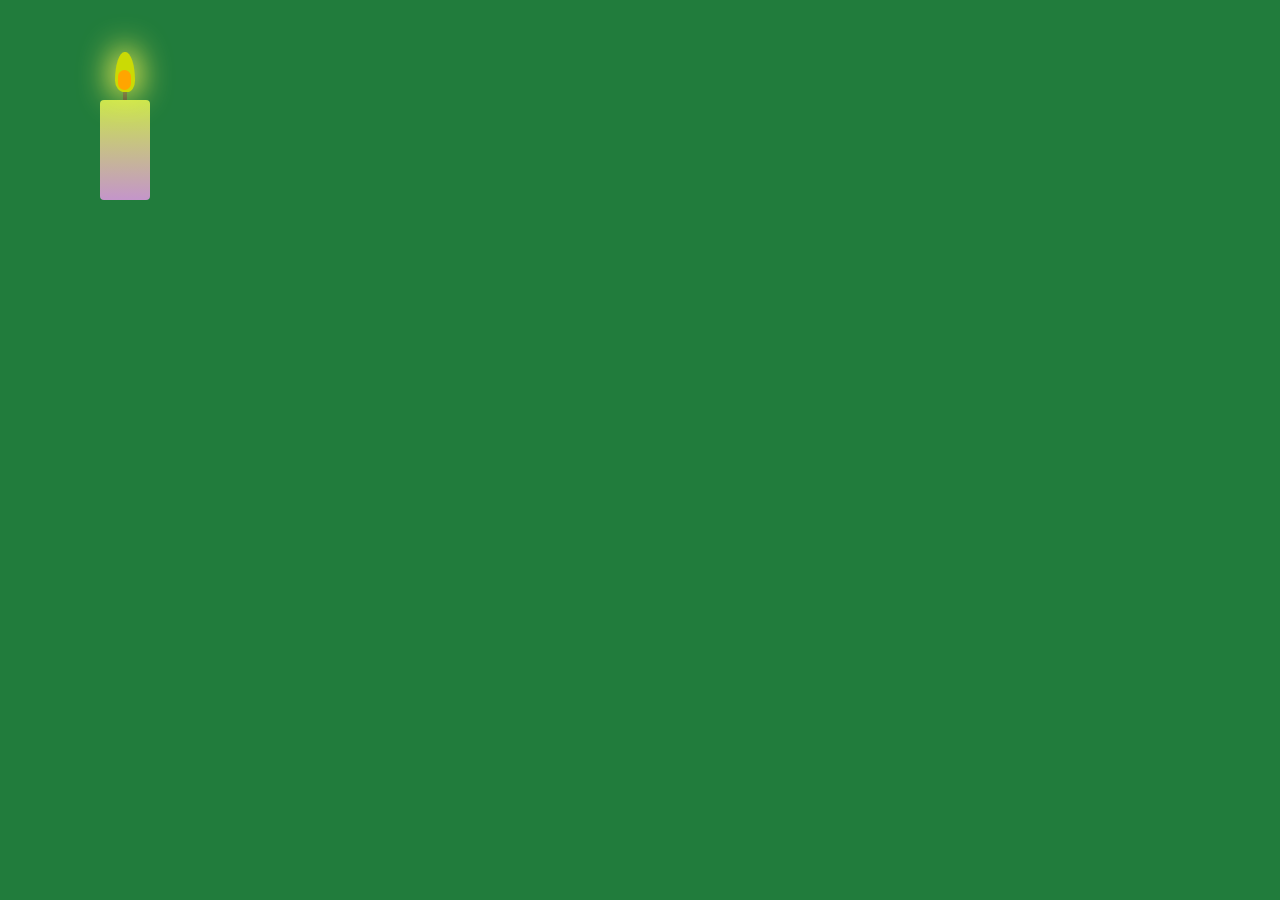
<file: Candle/index.html>
<!DOCTYPE html>
<html lang="en">
  <head>
    <title>Candle</title>
    <style>
        body{
            margin:0;
            padding: 0;
            background: #217c3c;
        }
        .candle{
            position: absolute;
            width: 50px;
            height: 100px;
            margin-left: 100px;
            margin-top: 100px;
            background: #d5e4d8;
            border-radius: 4px 4px 4px 4px ;
            background: linear-gradient(to bottom, #c9e64c 0%, #c495ca 100%);
        }
        
        .thread{
            position:absolute;
            top: -15px;
            left: 23px;
            width: 4px;
            height: 15px;
            background: #3a3838;
            
        }
        
        .flame{
            position: absolute;
            width: 20px;
            height: 40px;
            background: #cbda05;
            top: -48px;
            left: 15px;
            border-radius: 10px 10px 8px / 30px 30px 12px 12px;
            animation: direction 10s linear infinite;
            box-shadow: 0px 0px 30px 6px rgba(241, 239, 80, 0.99);
        }
        .flame-inside{
          position: absolute;
          width: 13px;
          height: 20px;
          background: orange;
          top: -30px;
          left: 18px;
          border-radius:100px 100px 100px ;
        }
        
        @keyframes direction{
            0%,30%,40%,80%,90%{
                border-radius: 3px 12px 10px 10px / 20px 20px;
            }
            10%,35%,45%,67%,90%{
                border-radius: 12px 3px 10px 10px / 20px 20px;
            }
        }
    </style>
  </head>
  <body>
    <div class="candle">
      <div class="thread"></div>
      <div class="flame"></div>
      <div class="flame-inside"></div>
    </div>
  </body>
</html>
</file>
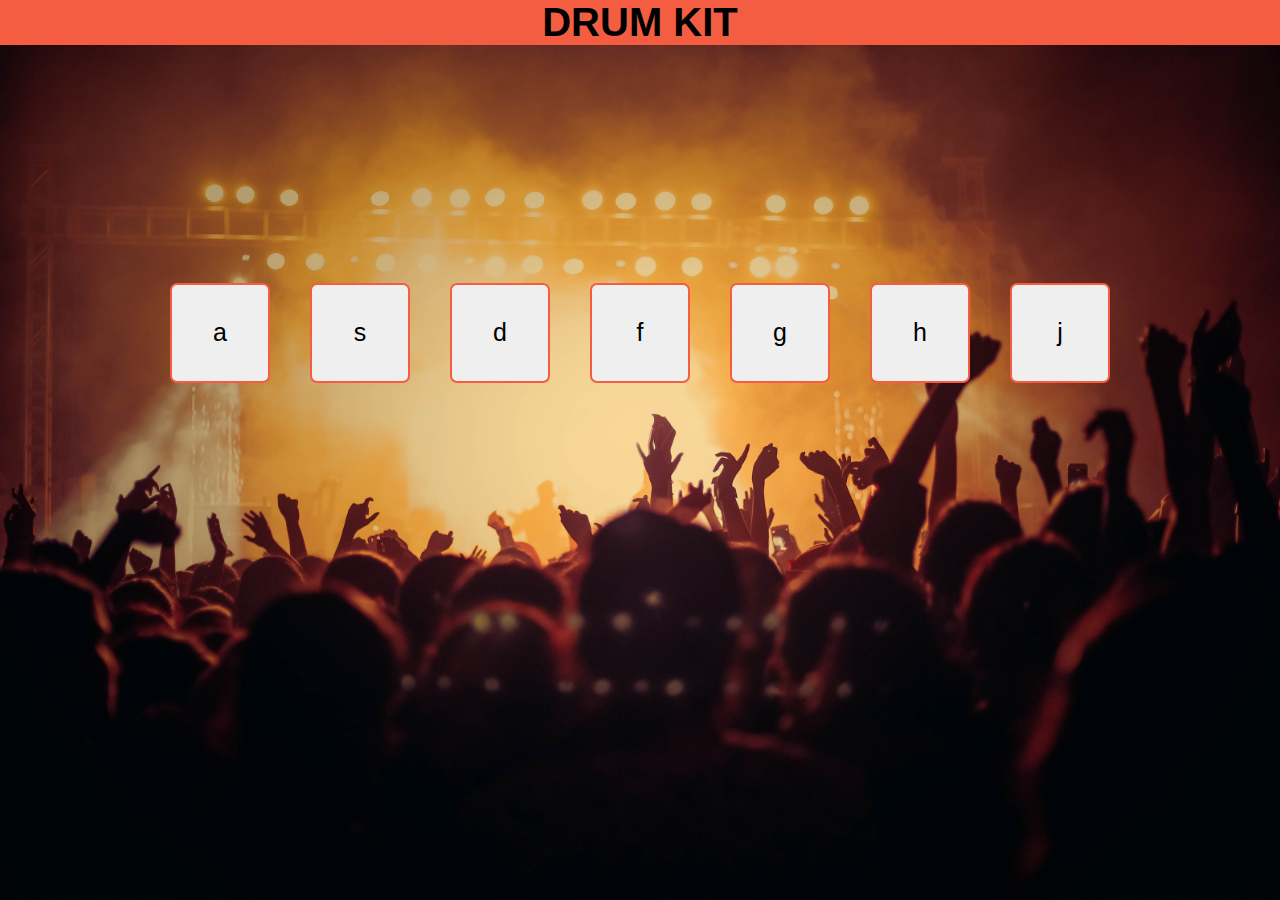
<file: Drumkit/index.html>
<!DOCTYPE html>
<html lang="en">
<head>
    <meta charset="UTF-8">
    <meta http-equiv="X-UA-Compatible" content="IE=edge">
    <meta name="viewport" content="width=device-width, initial-scale=1.0">
    <title>Drum Kit</title>
    <link rel="stylesheet" href="style.css">
</head>
<body>
    <div class="head">
        <h1>DRUM KIT</h1>
    </div>
    <div class="container">
    <div class="keys">
        <button class="a key all">a</button>
        <button class="s key all">s</button>
        <button class="d key all">d</button>
        <button class="f key all">f</button>
        <button class="g key all">g</button>
        <button class="h key all">h</button>
        <button class="j key all">j</button>
    </div></div>
    <script src="script.js"></script>
</body>
</html>
</file>
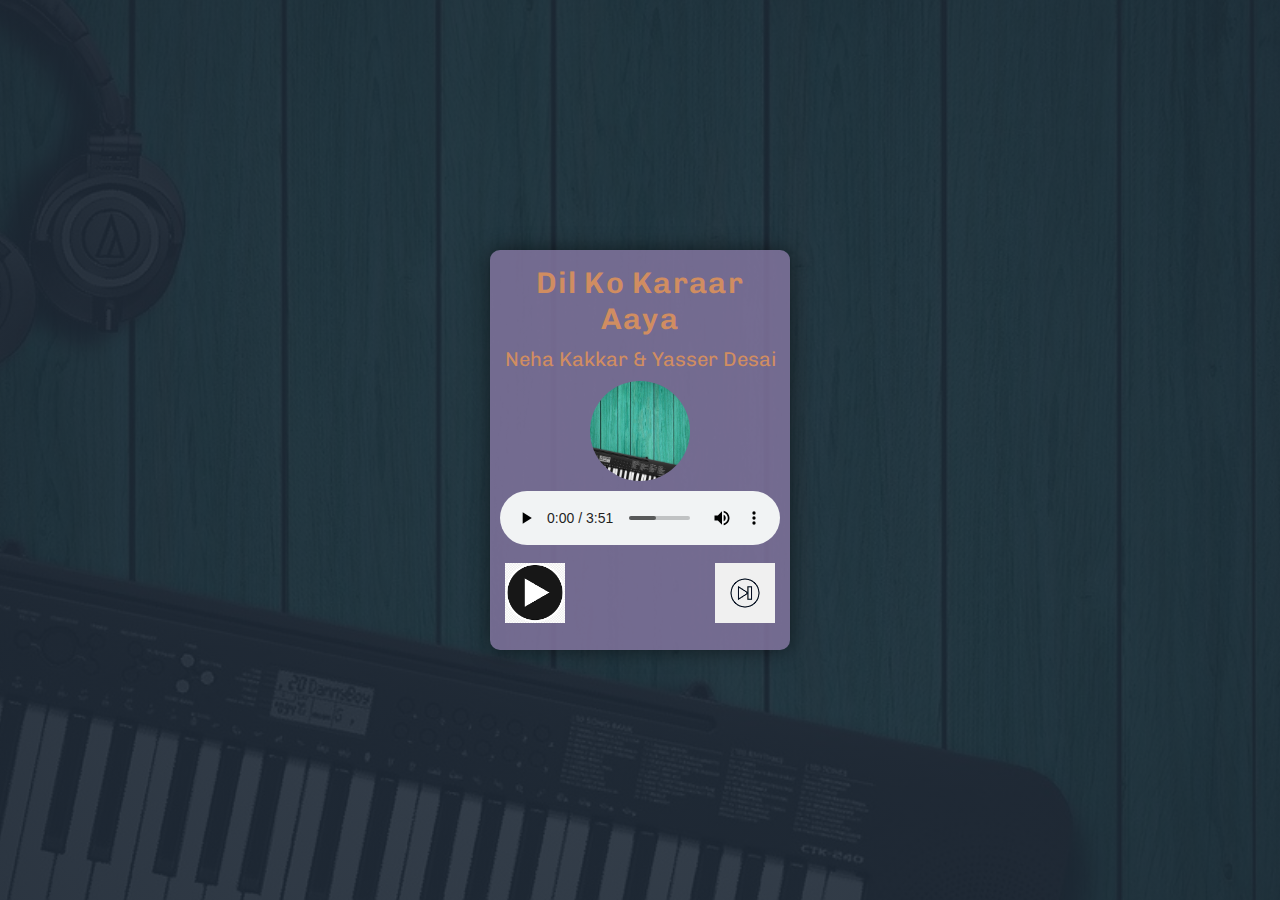
<file: Music_Player/index.html>
<!DOCTYPE html>
<html lang="en">

<head>
    <meta charset="UTF-8">
    <meta http-equiv="X-UA-Compatible" content="IE=edge">
    <meta name="viewport" content="width=device-width, initial-scale=1.0">
    <title>Music Player</title>
    <link rel="stylesheet" href="style.css">
</head>


<body>
    <div class="music-box">
        <h1 id="heading">Dil Ko Karaar Aaya</h1>
        <h4 id="sub-heading">Neha Kakkar & Yasser Desai</h3>
        <div class="song-img">
            <img src="pic2.jpg" alt="pic" id="song-img">
        </div>
        <audio controls id="audio">
            <source src="audio1.mp3" type="audio/mp3">
        </audio>
        <div class="controls">
            <div class="play">
                <img src="play.png" alt="" id="play">
            </div>
            <div class="next">
                <img src="next.png" alt="" id="next">
            </div>
        </div>
    </div>
    

    <script src="script.js"></script>
</body>
</html>
</file>
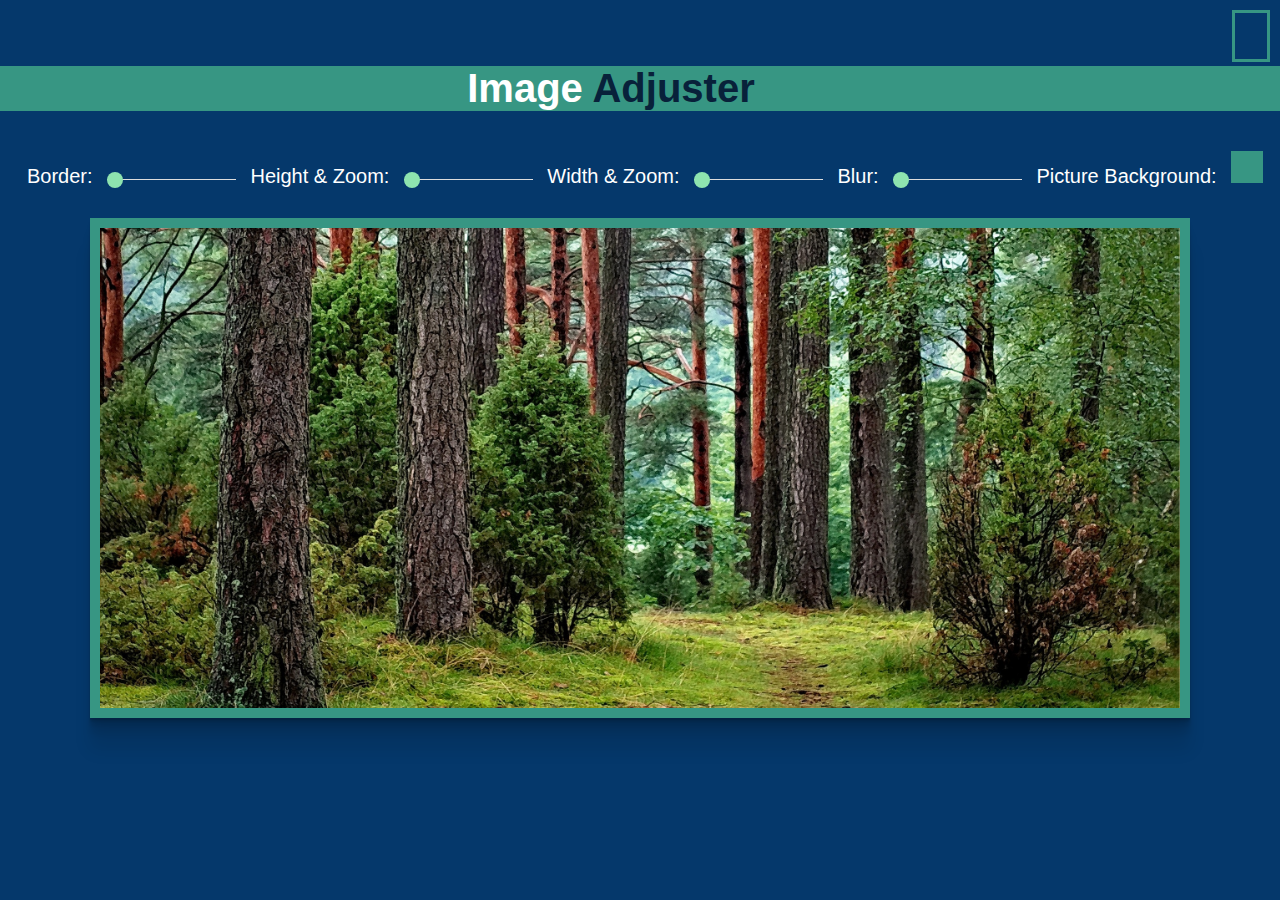
<file: Slider/index.html>
<!DOCTYPE html>
<html lang="en">
<head>
    <meta charset="UTF-8">
    <meta http-equiv="X-UA-Compatible" content="IE=edge">
    <meta name="viewport" content="width=device-width, initial-scale=1.0">
    <link rel="stylesheet" href="style.css">
    <title>Image Adjuster</title>
</head><body>
    <div class="bg">
        <input type="color" name="bgcolor" value="#05386b">
    </div>
    <br><br>
    <center><h1>Image <span>Adjuster</span></h1>
    <div class="control">
        <label for="padding">Border:</label>
        <input type="range" min="10" max="100" value="0" name="padding" data-sizing="px">
        <label for="height">Height & Zoom:</label>
        <input type="range" min="500" max="520" value="50" name="height" data-sizing="px">
        <label for="width">Width & Zoom:</label>
        <input type="range" min="1100" max="1500" value="50" name="width" data-sizing="px">
        <label for="blur">Blur:</label>
        <input type="range" min="0" max="10" value="0" name="blur" data-sizing="px">
        <label for="background">Picture Background:</label>
        <input type="color" name="background" value="#379683">
    </div>
    <div class="image">
        <img src="pexels-pixabay-302804.jpg" alt="" srcset="">
    </div></center>
    <script src="script.js"></script>
</body>
</html>
</file>
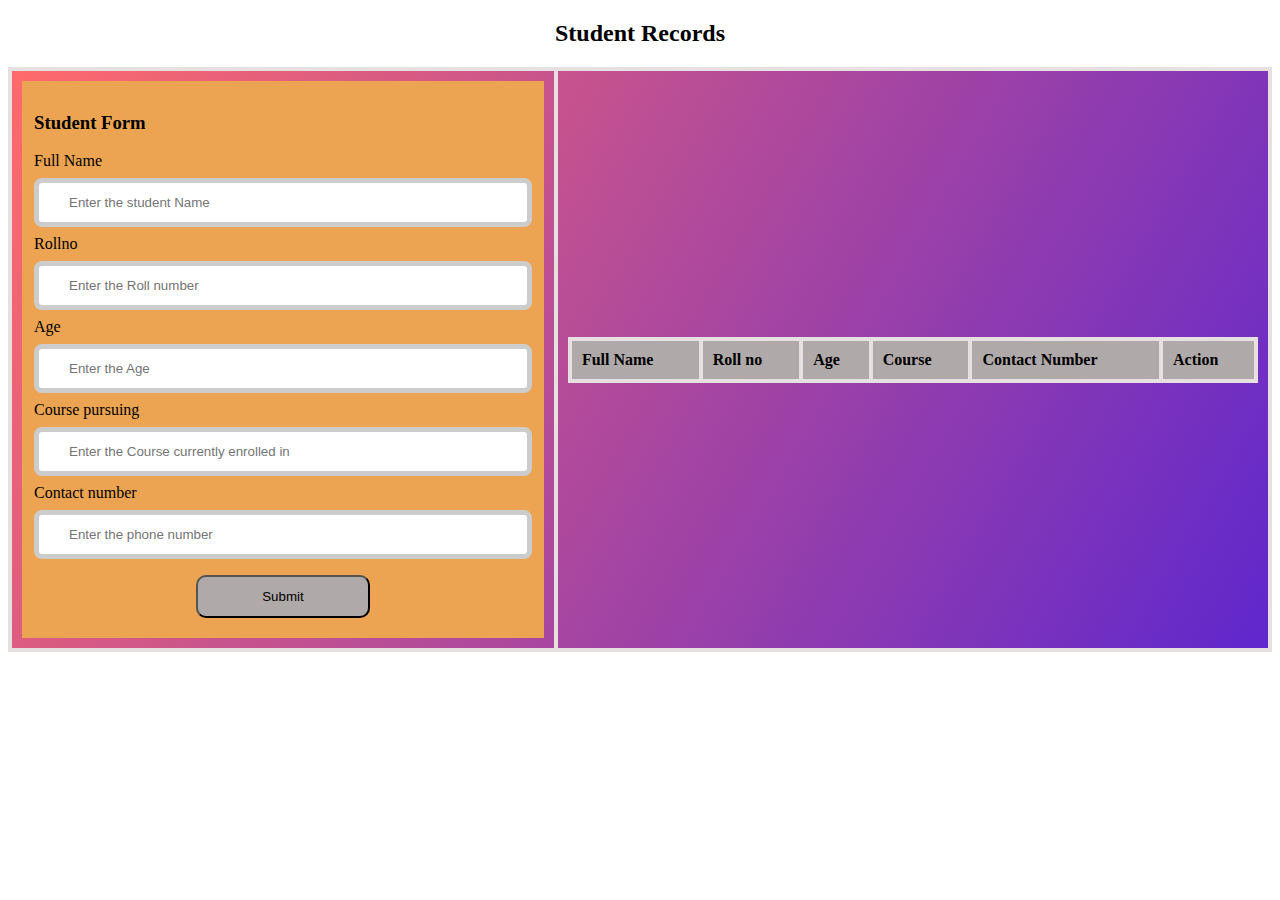
<file: Student_Management_System/index.html>
<!DOCTYPE html>
<html lang="en">
<head>
    <meta charset="UTF-8">
    <meta http-equiv="X-UA-Compatible" content="IE=edge">
    <meta name="viewport" content="width=device-width, initial-scale=1.0">
    
    <title>Student Management System</title>
    
    <link rel="stylesheet" href="style.css">
</head>
<body>
	<CENTER><h2>Student Records</h2></CENTER>
   
    <table>
        <tr>
            <td>
                <form onsubmit="event.preventDefault();onFormSubmit();" autocomplete="off">
                	<h3>Student Form</h3>
                    <div>
                        <label>Full Name</label>
                        <label class="validation-error hide" id="userNamevalidationError">Required</label>
                        <input type="text" name="userName" id="userName" placeholder="Enter the student Name">
                    </div>
                    <div>
                        <label>Rollno</label>
                        <label class="validation-error hide" id="rollNovalidationError" >Required</label>
                        <input type="number" name="rollNo" id="rollNo" placeholder="Enter the Roll number">
                    </div>
                    <div>
                        <label>Age</label>
                        <label class="validation-error hide" id="agevalidationError">Required</label>
                        <input type="number" name="age" id="age" placeholder="Enter the Age">
                    </div>
                    <div>
                        <label>Course pursuing</label>
                        <label class="validation-error hide" id="CoursevalidationError">Required</label>
                        <input type="text" name="course" id="course" placeholder="Enter the Course currently enrolled in">
                    </div>
                    <div>
                        <label>Contact number</label>
                        <label class="validation-error hide" id="ContactvalidationError">Required</label>
                        <input type="number" name="cn" id="cn" placeholder="Enter the phone number">
                    </div>
                    
                    <div class="form-action-buttons">
                        <input type="submit" value="Submit">
                    </div>
                </form>
            </td>
            <td>
                <table class="list" id="stdlist" style="background-color:  #eca452;;">
                    <thead>
                        <tr>
                            <th>Full Name</th>
                            <th>Roll no</th>
                            <th>Age</th>
                            <th>Course</th>
                            <th>Contact Number</th>
                            <th>Action</th>
                        </tr>
                    </thead>
                   
                    <tbody>
                    </tbody>
                </table>
            </td>
        </tr>
    </table>
    <script src="script.js"></script>
</body>
</html>
</file>
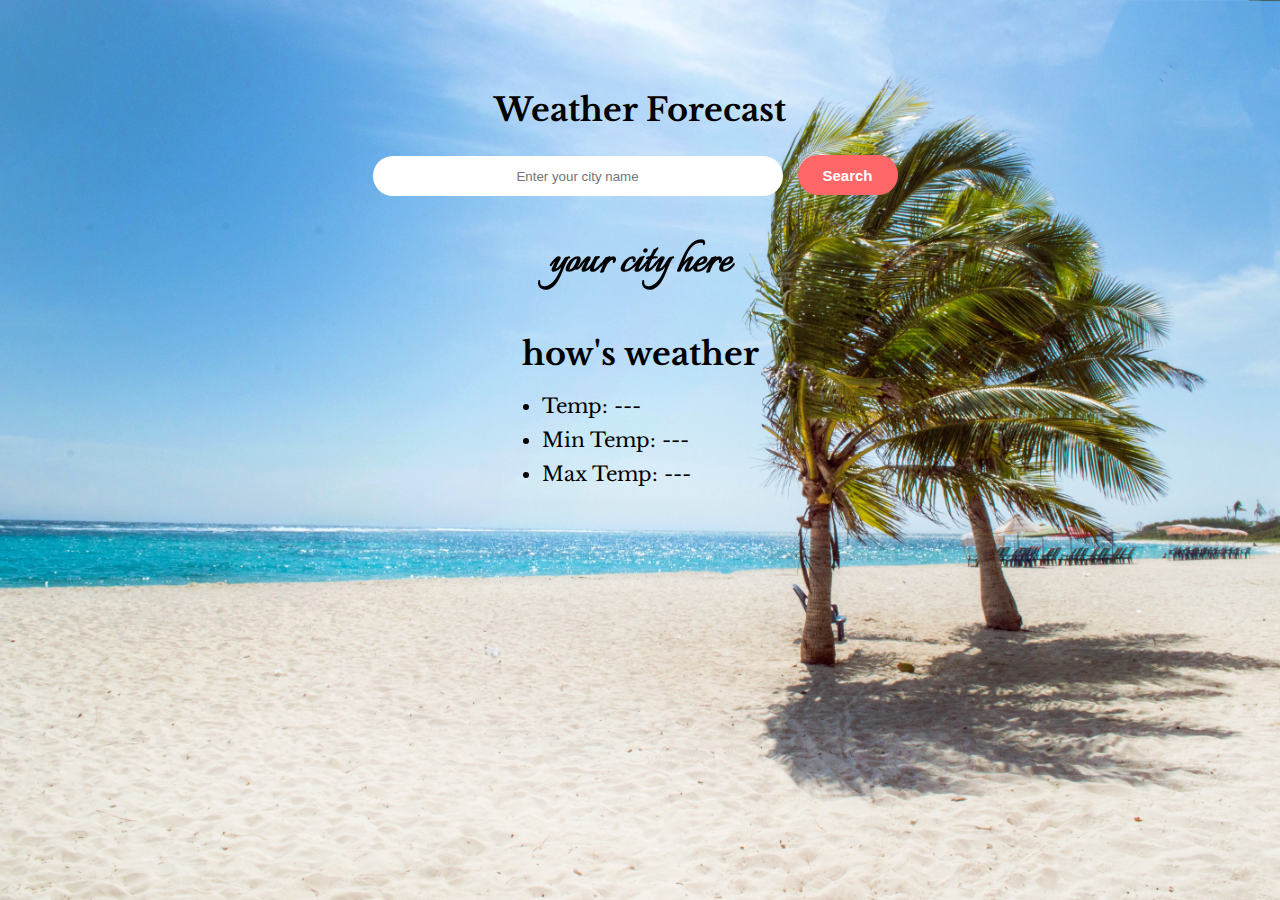
<file: Weather/index.html>
<!DOCTYPE html>
<html lang="en">

<head>
    <meta charset="UTF-8">
    <meta http-equiv="X-UA-Compatible" content="IE=edge">
    <meta name="viewport" content="width=device-width, initial-scale=1.0">
    <title>Weather App</title>

    <!-- Google Fonts Link -->
    <link rel="preconnect" href="https://fonts.googleapis.com">
    <link rel="preconnect" href="https://fonts.gstatic.com" crossorigin>
    <link href="https://fonts.googleapis.com/css2?family=Libre+Baskerville:ital,wght@0,400;0,700;1,400&display=swap"
        rel="stylesheet">
    <!-- second font -->
    <link rel="preconnect" href="https://fonts.googleapis.com">
    <link rel="preconnect" href="https://fonts.gstatic.com" crossorigin>
    <link href="https://fonts.googleapis.com/css2?family=Italianno&display=swap" rel="stylesheet">
    <!-- CSS linked -->
    <link rel="stylesheet" href="style.css">
</head>

<body class="text-center">
    <main>
        <h1 class="banner">Weather Forecast</h1>
        <div class="form-group">
            <input type="text" id="city-input" placeholder="Enter your city name">
            <button type="button" onclick="searchCity()" class="btn">Search</button>
        </div>

        <div id="weather-output">
            <div class="card">
                <div class="card-header">
                    <h4 id="city-name">your city here</h4>
                </div>
                <div class="card-body">
                    <h1 id="weather-type">how's weather</h1>
                    <ul class="list">
                        <li>Temp: <span id="temp">---</span></li>
                        <li>Min Temp: <span id="min-temp">---</span></li>
                        <li>Max Temp: <span id="max-temp">---</span></li>
                    </ul>
                </div>
            </div>
        </div>
    </main>
</body>
<script src="script.js"></script>

</html>
</file>
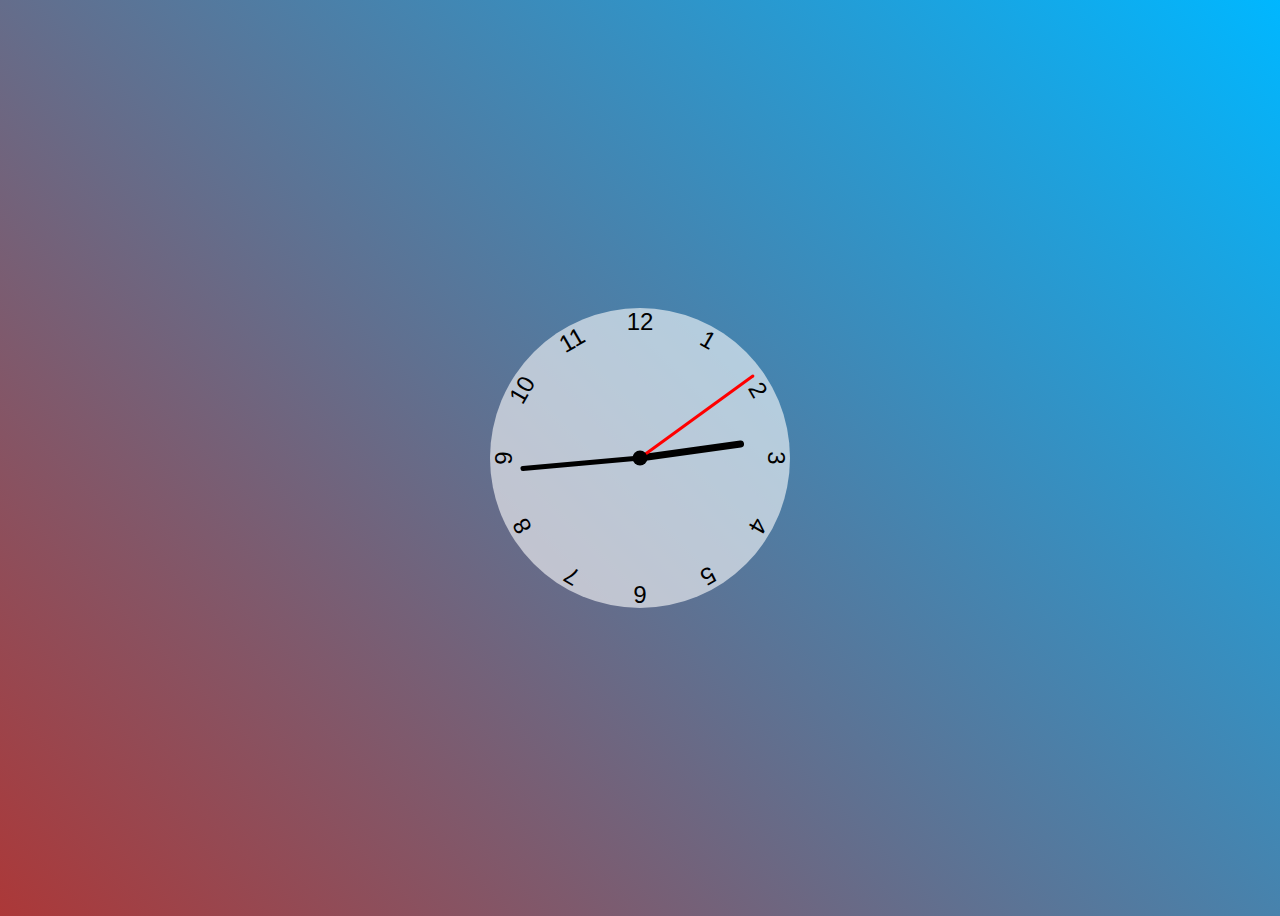
<file: Clock/clock.html>
<!DOCTYPE html>
<html lang="en">
<head>
    <meta charset="UTF-8">
    <meta http-equiv="X-UA-Compatible" content="IE=edge">
    <meta name="viewport" content="width=device-width, initial-scale=1.0">
    <link rel="stylesheet" href="clock.css">
    <title>Clock</title>
</head>
<body>
    <div class="clock">
        <div class="hr hn" data-hr>

        </div>
        <div class="mn hn" data-mn>
            
        </div>
        <div class="sc hn" data-sec>
            
        </div>
        <div class="num num1">1</div>
        <div class="num num2">2</div>
        <div class="num num3">3</div>
        <div class="num num4">4</div>
        <div class="num num5">5</div>
        <div class="num num6">6</div>
        <div class="num num7">7</div>
        <div class="num num8">8</div>
        <div class="num num9">9</div>
        <div class="num num10">10</div>
        <div class="num num11">11</div>
        <div class="num num12">12</div>
    </div>
    <script src="clock.js"></script>
</body>
</html>
</file>
<file: Drumkit/style.css>
*{
    margin: 0;
    padding: 0;
    box-sizing: border-box;
    font-family: Impact, Haettenschweiler, 'Arial Narrow Bold', sans-serif;
}
.head{
    text-align: center;
    font-size: 20px;
    justify-content: center;
    background-color: #f55d42;
}
body{
    display: block;
    justify-content: center;
    align-items: center;
    min-height: 100vh;
    overflow: hidden;
    background-image: url(pexels-vishnu-r-nair-1105666.jpg);
    background-position: center;
    background-size: cover;
}
.container
{
    margin-top: 17%;
}
.keys{
    display: flex;
    justify-content: center;
    align-items: center;
}
.key{
    font-size: 25px;
    margin: 20px;
    width: 100px;
    height: 100px;
    border-radius: 10px;
    outline: none;
    border: 2px solid #f55d42;
    border-radius: 7px;
}
.animation {
    transform: scale(1.2);
    background-color: rgb(227, 237, 238);
    outline: none;
    border:20px #f55d42;
    box-shadow: 0 0 20px #ad1f06
}
</file>
<file: Music_Player/style.css>
@import url('https://fonts.googleapis.com/css2?family=Chivo:wght@300;400;700;900&family=Chonburi&display=swap');

* {
    margin: 0;
    padding: 0;
    box-sizing: border-box;
}

body {
    font-family: 'Chivo', sans-serif;
    height: 100vh;
    width: 100vw;
    background-image: linear-gradient(rgba(30, 41, 54, 0.9), rgba(30, 41, 54, 0.9)), url('pic2.jpg');
    background-size: cover;
    background-position: center;
    display: flex;
    justify-content: center;
    align-items: center;
}

.music-box {
    width: 300px;
    min-height: 400px;
    background:rgba(135, 120, 164, 0.808);
    padding: 10px;
    text-align: center;
    box-shadow: 0px 0px 20px 0px rgba(0, 0, 0, 0.5);
    border-radius: 10px;
    display: flex;
    justify-content: space-around;
    flex-direction: column;
}

.music-box h1 {
    font-size: 30px;
    font-weight: 600;
    letter-spacing: 1.3px;
    color: #d08d61;
}

.music-box h4 {
    font-size: 20px;
    font-weight: 400;
    color: #d08d61;
}

.music-box .song-img {
    display: flex;
    justify-content: center;
    align-items: center;
}

.music-box .song-img img {
    height: 100px;
    width: 100px;
    object-fit: cover;
    border-radius: 55%;
}

.music-box audio {
    width: 100%;
    outline: none;
}

.music-box .controls {
    width: 100%;
    height: 80px;
    display: flex;
    justify-content: space-between;
    align-items: center;
    padding: 5px;
}

.music-box .controls img {
    width: 60px;
    cursor: pointer;
}

@media (max-width: 500px) {
    .music-box{
        width: 250px;
    }
}
</file>
<file: Slider/style.css>
*{
    margin: 0;
    padding: 0;
    box-sizing: border-box;
}
body{
    font-family: 'Trebuchet MS', 'Lucida Sans Unicode', 'Lucida Grande', 'Lucida Sans', Arial, sans-serif;
    justify-content: center;
    background-color: var(--bgcolor);
    color: white;
}
body,html{
    height: 100%;
}
.parallax {
  background-image: url('pexels-maxime-francis-2246476.jpg');
  height: 100%; 
  background-attachment: fixed;
  background-position: center;
  background-repeat: no-repeat;
  background-size: cover;
}
span{
    color:#08213a;
}
.bg{
    border: 3px solid #379683;;
    float: right;
    margin: 10px;
}
:root{
    --padding:10px;
    --background:#379683;
    --height:500px;
    --width:1100px;
    --blur:0px;
    --bgcolor:#05386b;
}
input[type=range]{
    -webkit-appearance: none;
}

input[type=range]::-webkit-slider-runnable-track {
    width: 300px;
    height: 1px;
    background: #ddd;
    margin-top: -7px;
}

input[type=range]::-webkit-slider-thumb {
    -webkit-appearance: none;
    border: none;
    height: 16px;
    width: 16px;
    border-radius: 50%;
    background: #8ee4af;
    margin-top: -7px;
}

input[type=range]:focus {
    outline: none;
}

input[type=range]:focus::-webkit-slider-runnable-track {
    background: #ccc;
}
input[type="color"] {
	-webkit-appearance: none;
	border: none;
	width: 32px;
	height: 32px;
    margin-top:10px;
}
input[type="color"]::-webkit-color-swatch-wrapper {
	padding: 0;
}
input[type="color"]::-webkit-color-swatch {
	border: none;
}
h1{
    background-color: #379683;
    font-size: 40px;
    
}
.control input label{
    margin-right: 10px;
}
.control label{
    font-size: 20px;
    margin: 10px;
}
.image,.control,h1{
    margin-top: 30px;
}
.pg1 img{
    min-height: 500px;
    background-attachment: fixed;
    background-position: center;
    background-repeat: no-repeat;
    background-size: cover;
}
.image{
    height: 100%;
}
.image img{
     box-shadow: 0 2px 1px rgba(0,0,0,0.09), 
              0 4px 2px rgba(0,0,0,0.09), 
              0 8px 4px rgba(0,0,0,0.09), 
              0 16px 8px rgba(0,0,0,0.09),
              0 32px 16px rgba(0,0,0,0.09);
    background-color: var(--background);
    padding:var(--padding);
    width: var(--width);
    height: var(--height);
    object-fit: cover;
    filter: blur(var(--blur));
}
</file>
<file: Student_Management_System/style.css>
body > table{
    width: 100%;
    background-image:linear-gradient(120deg,#ff6b6b,#5f27cd);
}
table{
    border-collapse: collapse;
    text-align: center;
}
td, th {
    border: 4px solid #e6e0e0;
    text-align: left;
    padding: 10px;
}
tr:nth-child(even),table.list thead>tr {
    background-color: #afa9a9;
}
input[type=text], input[type=number] {
    width: 100%;
    padding: 12px 30px;
    margin: 8px 0;
    display: inline-block;
    border: 5px solid #ccc;
    border-radius: 8px;
    box-sizing: border-box;
}
input[type=submit]{
    width: 35%;
    background-color: #afa9a9;
    color: rgb(0, 0, 0);
    padding: 12px 30px;
    margin: 8px 0;
    border-radius: 10px;
    cursor: pointer;
}
table.list{
    width:100%;
    text-align: center;
}
table.list td{
    text-align: center;
}

form{
    background-color: #eca452;
    padding: 12px;
}
a{
    cursor: pointer;
    text-decoration: underline;
    color: #e62626;
    margin-right: 5px;
}
label.validation-error{
    color:   red;
    margin-left: 50%;
}
form div.form-action-buttons{
    text-align: center;
}

.hide{
    display:none;
}
</file>
<file: Weather/style.css>
* {
  margin: 0;
  padding: 0;
}

body {
  background-image: url("images/bg.jpg");
  overflow: hidden;
  background-repeat: no-repeat;
  background-position: top center;
  background-size: cover;
  display: -webkit-box;
  display: -ms-flexbox;
  display: flex;
  -webkit-box-pack: center;
      -ms-flex-pack: center;
          justify-content: center;
  -webkit-box-align: center;
      -ms-flex-align: center;
          align-items: center;
  width: 100%;
  height: 100vh;
  font-family: "Libre Baskerville", serif;
}

body main {
  width: 50%;
  height: 80%;
  display: -webkit-box;
  display: -ms-flexbox;
  display: flex;
  -webkit-box-align: center;
      -ms-flex-align: center;
          align-items: center;
  -webkit-box-orient: vertical;
  -webkit-box-direction: normal;
      -ms-flex-direction: column;
          flex-direction: column;
}

body main .form-group {
  margin: 25px;
}

body main .form-group input {
  width: 400px;
  height: 30px;
  padding: 5px;
  border-radius: 20px;
  text-align: center;
  border: none;
}

body main .form-group .btn {
  border: none;
  color: white;
  background-color: #fd6767;
  font-weight: bold;
  font-size: 15px;
  width: 100px;
  height: 40px;
  margin: 0 10px;
  border-radius: 20px;
  -webkit-transition: all 0.5s;
  transition: all 0.5s;
}

body main .form-group .btn:hover {
  cursor: pointer;
  background-color: red;
  font-size: 17px;
}

body main #weather-output {
  margin: 10px;
}

body main #weather-output .card .card-header {
  text-align: center;
}

body main #weather-output .card .card-header #city-name {
  font-family: "Italianno", cursive;
  font-size: 50px;
}

body main #weather-output .card .card-body {
  margin-top: 40px;
}

body main #weather-output .card .card-body .weather-type {
  margin: 10px;
}

body main #weather-output .card .card-body .list {
  padding: 10px;
}

body main #weather-output .card .card-body .list li {
  font-size: 20px;
  margin: 10px;
}
/*# sourceMappingURL=style.css.map */
</file>
<file: Clock/clock.css>
*,*::after,*::before{
    box-sizing: border-box;
    font-family: 'Franklin Gothic Medium', 'Arial Narrow', Arial, sans-serif;
}
body{
    background: linear-gradient(45deg,rgb(172, 56, 56),rgb(0, 183, 255));
    display: flex;
    justify-content: center;
    align-items: center;
    min-height: 100vh;
    overflow: hidden;
}
.clock
{
    width: 300px;
    height: 300px;
    background-color: rgba(255,255,255,0.6);
    border-radius: 50%;
    position: relative;
}
.clock .num{
    --rotation:0;
    font-size: 1.5rem;
    position: absolute;
    width: 100%;
    height: 100%;
    text-align: center;
    transform: rotate(var(--rotation));
}
.clock .num1
{
    --rotation:30deg;
}
.clock .num2
{
    --rotation:60deg;
}
.clock .num3
{
    --rotation:90deg;
}
.clock .num4
{
    --rotation:120deg;
}
.clock .num5
{
    --rotation:150deg;
}
.clock .num6
{
    --rotation:180deg;
}
.clock .num7
{
    --rotation:210deg;
}
.clock .num8
{
    --rotation:240deg;
}
.clock .num9
{
    --rotation:270deg;
}
.clock .num10
{
    --rotation:300deg;
}
.clock .num11
{
    --rotation:330deg;
}
.clock .hn{
    --rotation:0;
    position: absolute;
    bottom: 50%;
    left: 50%;
    background-color: black;
    transform: translateX(-50%) rotate(calc(var(--rotation)*1deg)); 
    transform-origin: bottom;
    border-top-left-radius: 10px;
    border-top-right-radius: 10px;
    z-index: 10;
}
.clock .sc{
    width: 3px;
    height: 47%;
    background-color: red;
}
.clock .mn{
    width: 5px;
    height: 40%;
    background-color: black;
}
.clock .hr{
    width: 7px;
    height: 35%;
    background-color: black;
}
.clock::after
{
    content: '';
    position: absolute;
    background-color: black;
    border-radius: 50%;
    z-index: 11;
    width: 15px;
    height: 15px;
    top: 50%;
    left: 50%;
    transform: translate(-50%,-50%);
}
</file>
